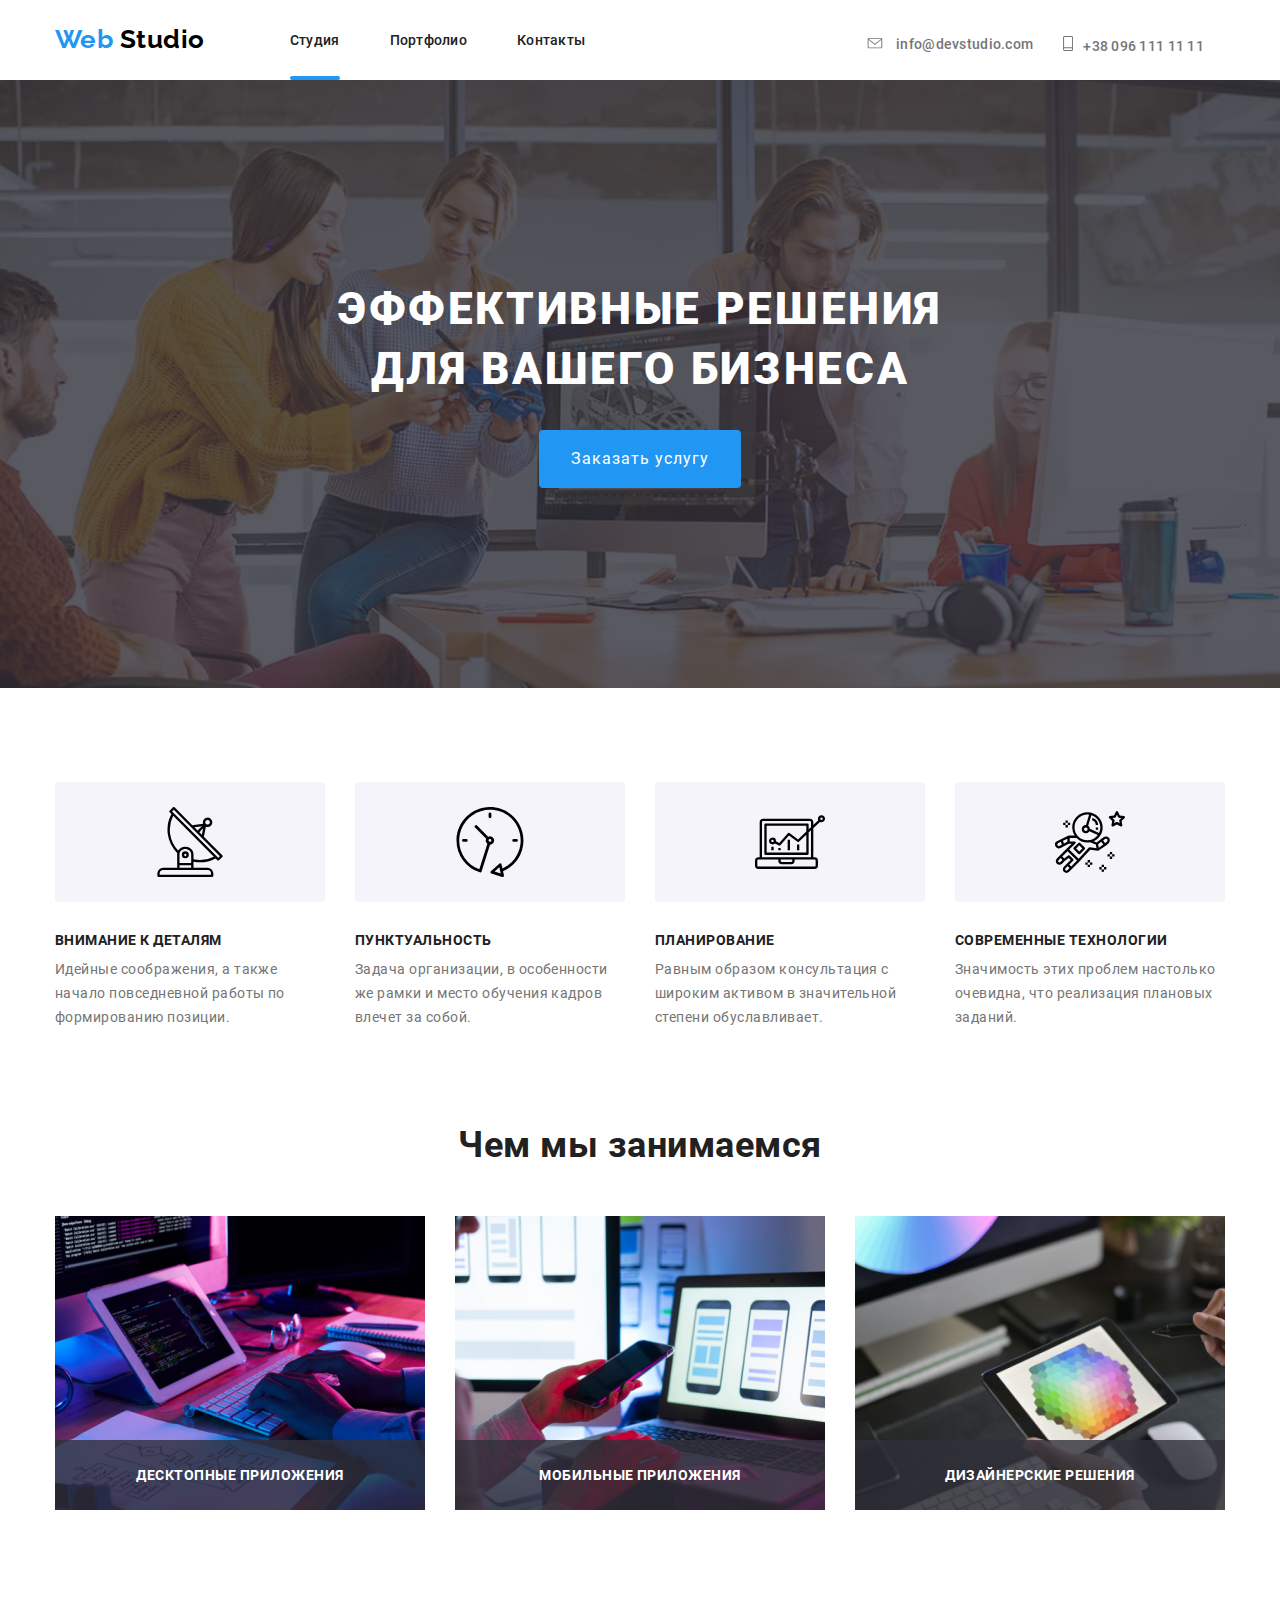
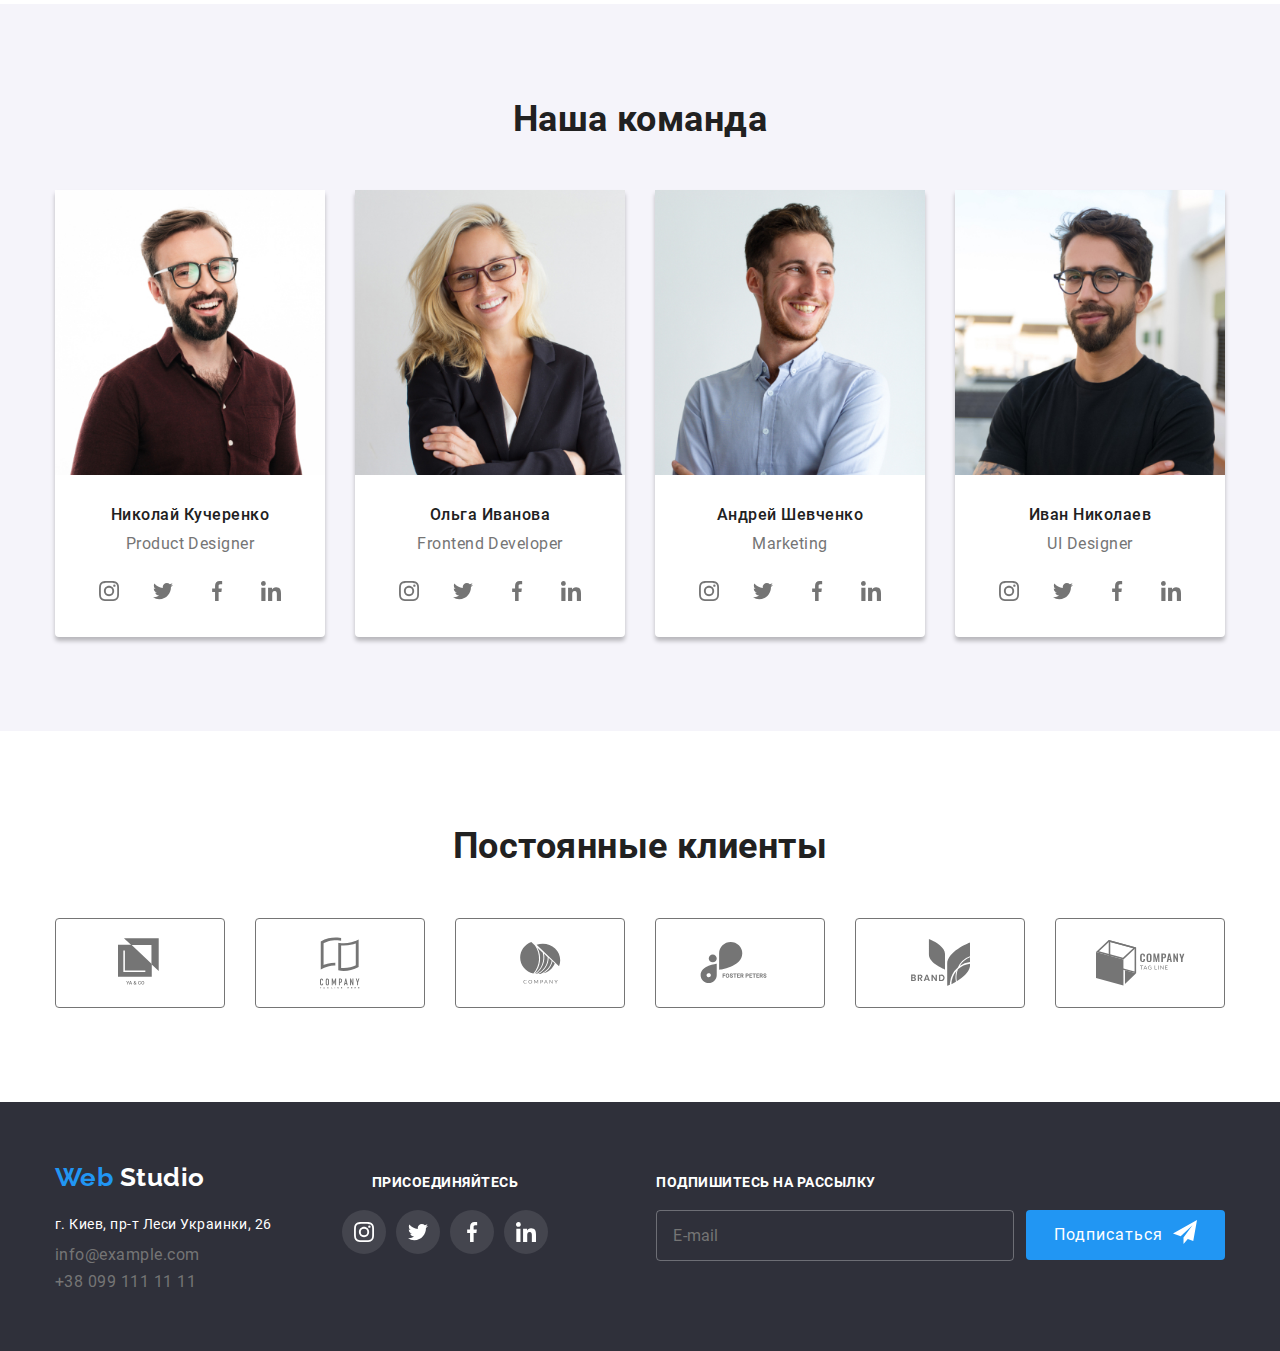
<file: index.html>
<!DOCTYPE html>
<html lang="ru">
  <head>
    <meta charset="UTF-8" />
    <meta name="viewport" content="width=device-width, initial-scale=1.0" />
    <title>Студия</title>
    <meta name="description" content="Эффективные решения для вашего бизнеса">
    <link rel="stylesheet" href="css/main.min.css" />
  </head>
  <body>
    <!-- Header -->
    <header>
      <div class="container">
        <nav class="nav-bar">
          <!-- logo -->
          <a href="./index.html" class="logo"><span>Web</span> Studio</a>
          <!-- Menu button -->
          <button type="button" class="menu-button" aria-label="Кнопка меню" data-menu-button>
            <svg height="24" width="24">
            <use href="images/symbol-defs-optimized.svg#close" class="icon-close"></use>
            <use href="images/symbol-defs-optimized.svg#burger" class="icon-burger"></use>
          </svg></button>
          <!-- Site navigation -->
          <div class="site-navigation" data-menu>
            <ul class="site-nav mobile-navigation">
              <li>
                <a class="current" href="./index.html">Студия</a>
              </li>
              <li><a href="./portfolio.html">Портфолио</a></li>
              <li><a href="#!">Контакты</a></li>
            </ul>
            <div class="contacts">
              <a href="mailto:info@example.com" class="header-mail-tel mail">
                <svg class="icon" width="16" height="11">
                  <use href="images/symbol-defs-optimized.svg#icon-letter"></use>
                </svg>
                info@devstudio.com</a>
              <a href="tel:+380961111111" class="header-mail-tel tel">
                <svg class="icon" width="10" height="15">
                  <use href="images/symbol-defs-optimized.svg#icon-tel"></use>
                </svg>+38 096 111 11 11</a>
            </div>
          </div>
        </nav> 
      </div>
    </header>
    <!-- Main -->
    <main>
      <!-- Hero -->
      <section class="hero">
        <div class="container">
          <h1>
            Эффективные решения <br />
            для вашего бизнеса
          </h1>
          <a data-modal-open href="#!">Заказать услугу</a>
        </div>
      </section>
      <!-- Our advantages -->
      <section class="advantages">
        <div class="container">
          <h2>Наши преимущества</h2>
          <ul class="items">
            <li class="item">
              <div class="background-item">
                <svg width="70" height="70">
                  <title>Антенна</title>
                  <use
                    href="images/symbol-defs-optimized.svg#icon-antenna"
                  ></use>
                </svg>
              </div>
              <h3>Внимание к деталям</h3>
              <p>
                Идейные соображения, а также начало повседневной работы по
                формированию позиции.
              </p>
            </li>
            <li class="item">
              <div class="background-item">
                <svg width="70" height="70">
                  <title>Часы</title>
                  <use href="images/symbol-defs-optimized.svg#icon-clock"></use>
                </svg>
              </div>
              <h3>Пунктуальность</h3>
              <p>
                Задача организации, в особенности же рамки и место обучения
                кадров влечет за собой.
              </p>
            </li>
            <li class="item">
              <div class="background-item">
                <svg width="70" height="70">
                  <title>Диаграмма</title>
                  <use
                    href="images/symbol-defs-optimized.svg#icon-diagram"
                  ></use>
                </svg>
              </div>
              <h3>Планирование</h3>
              <p>
                Равным образом консультация с широким активом в значительной
                степени обуславливает.
              </p>
            </li>
            <li class="item">
              <div class="background-item">
                <svg width="70" height="70">
                  <title>Астронавт</title>
                  <use
                    href="images/symbol-defs-optimized.svg#icon-astronaut"
                  ></use>
                </svg>
              </div>
              <h3>Современные технологии</h3>
              <p>
                Значимость этих проблем настолько очевидна, что реализация
                плановых заданий.
              </p>
            </li>
          </ul>
        </div>
      </section>
      <!-- What we can -->
      <section class="we-can">
        <div class="container">
          <h2>Чем мы занимаемся</h2>
          <ul class="items">
            <li class="item">
              <img
              srcset="./images/main/we_can/1_370x294.jpg  370w, ./images/main/we_can/1_370x294x2.jpg  740w"
                src="./images/main/we_can/1_370x294.jpg"
                alt="Десктопные приложения"
                width="370"
                sizes="30vw"
              />
              <div class="background">
                <p class="caption">Десктопные приложения</p>
              </div>
            </li>
            <li class="item">
              <img srcset="./images/main/we_can/2_370x294.jpg  370w, ./images/main/we_can/2_370x294x2.jpg  740w"
                src="./images/main/we_can/2_370x294.jpg" alt="Мобильные приложения" width="370" sizes="30vw" />
              <div class="background">
                <p class="caption">Мобильные приложения</p>
              </div>
            </li>
            <li class="item">
              <img srcset="./images/main/we_can/3_370x294.jpg  370w, ./images/main/we_can/3_370x294x2.jpg  740w"
                src="./images/main/we_can/3_370x294.jpg" alt="Дизайнерские решения" width="370" sizes="30vw" />
              <div class="background">
                <p class="caption">Дизайнерские решения</p>
              </div>
            </li>
          </ul>
        </div>
      </section>
      <!-- Our team -->
      <section class="team">
        <div class="container">
          <h2>Наша команда</h2>
          <ul class="items">
            <li class="teammate-card">
              <img srcset="./images/main/team/1_270x260.jpg  270w, ./images/main/team/1_270x260x2.jpg  540w,
              ./images/main/team/1_354x374.jpg 354w, ./images/main/team/1_354x374x2.jpg 708w, 
              ./images/main/team/1_450x460.jpg 450w, ./images/main/team/1_450x460x2.jpg 900w,"
                src="./images/main/we_can/1_370x294.jpg" alt="Николай Кучеренко" width="270" sizes="(min-width:1200px) 25vw, (min-width:768px) 50vw, 100vw" />
              <h3>Николай Кучеренко</h3>
              <p>Product Designer</p>
              <ul class="social-networks">
                <li class="item">
                  <a href="#!">
                    <svg width="20" height="20">
                      <title>Instagram</title>
                      <use
                        href="images/symbol-defs-optimized.svg#icon-instagram"
                      ></use>
                    </svg>
                  </a>
                </li>
                <li class="item">
                  <a href="#!"
                    ><svg width="20" height="20">
                      <title>Twitter</title>
                      <use
                        href="images/symbol-defs-optimized.svg#icon-twitter"
                      ></use></svg
                  ></a>
                </li>
                <li class="item">
                  <a href="#!"
                    ><svg width="20" height="20">
                      <title>Facebook</title>
                      <use
                        href="images/symbol-defs-optimized.svg#icon-facebook"
                      ></use></svg
                  ></a>
                </li>
                <li class="item">
                  <a href="#!">
                    <svg width="20" height="20">
                      <title>Linkedin</title>
                      <use
                        href="images/symbol-defs-optimized.svg#icon-linkedin"
                      ></use>
                    </svg>
                  </a>
                </li>
              </ul>
            </li>
            <li class="teammate-card">
              <img srcset="./images/main/team/2_270x260.jpg  270w, ./images/main/team/2_270x260x2.jpg  540w,
                            ./images/main/team/2_354x374.jpg 354w, ./images/main/team/2_354x374x2.jpg 708w, 
                            ./images/main/team/2_450x460.jpg 450w, ./images/main/team/2_450x460x2.jpg 900w,"
                src="./images/main/we_can/2_370x294.jpg" alt="Ольга Иванова" width="270"
                sizes="(min-width:1200px) 25vw, (min-width:768px) 50vw, 100vw" />
              <h3>Ольга Иванова</h3>
              <p>Frontend Developer</p>
              <ul class="social-networks">
                <li class="item">
                  <a href="#!">
                    <svg width="20" height="20">
                      <title>Instagram</title>
                      <use
                        href="images/symbol-defs-optimized.svg#icon-instagram"
                      ></use>
                    </svg>
                  </a>
                </li>
                <li class="item">
                  <a href="#!"
                    ><svg width="20" height="20">
                      <title>Twitter</title>
                      <use
                        href="images/symbol-defs-optimized.svg#icon-twitter"
                      ></use></svg
                  ></a>
                </li>
                <li class="item">
                  <a href="#!"
                    ><svg width="20" height="20">
                      <title>Facebook</title>
                      <use
                        href="images/symbol-defs-optimized.svg#icon-facebook"
                      ></use></svg
                  ></a>
                </li>
                <li class="item">
                  <a href="#!">
                    <svg width="20" height="20">
                      <title>Linkedin</title>
                      <use
                        href="images/symbol-defs-optimized.svg#icon-linkedin"
                      ></use>
                    </svg>
                  </a>
                </li>
              </ul>
            </li>
            <li class="teammate-card">
              <img srcset="./images/main/team/3_270x260.jpg  270w, ./images/main/team/3_270x260x2.jpg  540w,
                                          ./images/main/team/3_354x374.jpg 354w, ./images/main/team/3_354x374x2.jpg 708w, 
                                          ./images/main/team/3_450x460.jpg 450w, ./images/main/team/3_450x460x2.jpg 900w,"
                src="./images/main/we_can/3_370x294.jpg" alt="Андрей Шевченко" width="270"
                sizes="(min-width:1200px) 25vw, (min-width:768px) 50vw, 100vw" />
              <h3>Андрей Шевченко</h3>
              <p>Marketing</p>
              <ul class="social-networks">
                <li class="item">
                  <a href="#!">
                    <svg width="20" height="20">
                      <title>Instagram</title>
                      <use
                        href="images/symbol-defs-optimized.svg#icon-instagram"
                      ></use>
                    </svg>
                  </a>
                </li>
                <li class="item">
                  <a href="#!"
                    ><svg width="20" height="20">
                      <title>Twitter</title>
                      <use
                        href="images/symbol-defs-optimized.svg#icon-twitter"
                      ></use></svg
                  ></a>
                </li>
                <li class="item">
                  <a href="#!"
                    ><svg width="20" height="20">
                      <title>Facebook</title>
                      <use
                        href="images/symbol-defs-optimized.svg#icon-facebook"
                      ></use></svg
                  ></a>
                </li>
                <li class="item">
                  <a href="#!">
                    <svg width="20" height="20">
                      <title>Linkedin</title>
                      <use
                        href="images/symbol-defs-optimized.svg#icon-linkedin"
                      ></use>
                    </svg>
                  </a>
                </li>
              </ul>
            </li>
            <li class="teammate-card">
              <img
                srcset="./images/main/team/4_270x260.jpg  270w, ./images/main/team/4_270x260x2.jpg  540w,
                   ./images/main/team/4_354x374.jpg 354w, ./images/main/team/4_354x374x2.jpg 708w, 
                  ./images/main/team/4_450x460.jpg 450w, ./images/main/team/4_450x460x2.jpg 900w,"
                src="./images/main/we_can/4_370x294.jpg" alt="Иван Николаев" width="270"
                sizes="(min-width:1200px) 25vw, (min-width:768px) 50vw, 100vw" />
              <h3>Иван Николаев</h3>
              <p>UI Designer</p>
              <ul class="social-networks">
                <li class="item">
                  <a href="#!">
                    <svg width="20" height="20">
                      <title>Instagram</title>
                      <use
                        href="images/symbol-defs-optimized.svg#icon-instagram"
                      ></use>
                    </svg>
                  </a>
                </li>
                <li class="item">
                  <a href="#!"
                    ><svg width="20" height="20">
                      <title>Twitter</title>
                      <use
                        href="images/symbol-defs-optimized.svg#icon-twitter"
                      ></use></svg
                  ></a>
                </li>
                <li class="item">
                  <a href="#!"
                    ><svg width="20" height="20">
                      <title>Facebook</title>
                      <use
                        href="images/symbol-defs-optimized.svg#icon-facebook"
                      ></use></svg
                  ></a>
                </li>
                <li class="item">
                  <a href="#!">
                    <svg width="20" height="20">
                      <title>Linkedin</title>
                      <use
                        href="images/symbol-defs-optimized.svg#icon-linkedin"
                      ></use>
                    </svg>
                  </a>
                </li>
              </ul>
            </li>
          </ul>
        </div>
      </section>
      <!-- Our clients -->
      <section class="clients">
        <div class="container">
          <h2>Постоянные клиенты</h2>
          <ul class="items">
            <li class="item">
              <a href="#!">
                <svg width="45" height="50">
                  <title>Company Tagline here</title>
                  <use href="images/symbol-defs-optimized.svg#icon-logo1"></use>
                </svg>
              </a>
            </li>
            <li class="item">
              <a href="#!">
                <svg width="40" height="52">
                  <title>YA & CO</title>
                  <use href="images/symbol-defs-optimized.svg#icon-logo2"></use>
                </svg>
              </a>
            </li>
            <li class="item">
              <a href="#!">
                <svg width="41" height="42">
                  <title>Company</title>
                  <use href="images/symbol-defs-optimized.svg#icon-logo3"></use>
                </svg>
              </a>
            </li>
            <li class="item">
              <a href="#!">
                <svg width="80" height="42">
                  <title>Foster Peters</title>
                  <use href="images/symbol-defs-optimized.svg#icon-logo4"></use>
                </svg>
              </a>
            </li>
            <li class="item">
              <a href="#!">
                <svg width="59" height="47">
                  <title>Brand</title>
                  <use href="images/symbol-defs-optimized.svg#icon-logo5"></use>
                </svg>
              </a>
            </li>
            <li class="item">
              <a href="#!">
                <svg width="89" height="46">
                  <title>Company Tagline</title>
                  <use href="images/symbol-defs-optimized.svg#icon-logo6"></use>
                </svg>
              </a>
            </li>
          </ul>
        </div>
      </section>
    </main>
    <!-- Footer -->
    <footer>
      <div class="footer container">
        <div class="contacts">
          <a href="./index.html" class="logo"><span>Web</span> Studio</a>
          <address>г. Киев, пр-т Леси Украинки, 26</address>
          <a href="mailto:info@example.com" class="mail-tel"
            >info@example.com</a
          >
          <a href="tel:+380961111111" class="mail-tel">+38 099 111 11 11</a>
        </div>
        <div class="social-networks">
          <p>Присоединяйтесь</p>
          <ul class="items">
            <li class="item">
              <a href="#!">
                <svg width="20" height="20">
                  <title>Inst</title>
                  <use
                    href="images/symbol-defs-optimized.svg#icon-instagram"
                  ></use></svg
              ></a>
            </li>
            <li class="item">
              <a href="#!">
                <svg width="20" height="20">
                  <title>Twitter</title>
                  <use
                    href="images/symbol-defs-optimized.svg#icon-twitter"
                  ></use></svg
              ></a>
            </li>
            <li class="item">
              <a href="#!">
                <svg width="20" height="20">
                  <title>Facebook</title>
                  <use
                    href="images/symbol-defs-optimized.svg#icon-facebook"
                  ></use></svg
              ></a>
            </li>
            <li class="item">
              <a href="#!">
                <svg width="20" height="20">
                  <title>LinkedIn</title>
                  <use
                    href="images/symbol-defs-optimized.svg#icon-linkedin"
                  ></use></svg
              ></a>
            </li>
          </ul>
        </div>
        <div class="subscribe">
          <p>Подпишитесь на рассылку</p>
          <form class="subscribe-form" action="#!">
            <input type="email" name="email" / placeholder="E-mail">
            <button type="button" name="subscribe" aria-label="Подписаться">
              Подписаться
              <svg class="subscribe-svg" width="20" height="20">
                <title>Paper plane</title>
                <use href="images/symbol-defs-optimized.svg#paper-plane"></use>
              </svg>
            </button>
          </form>
        </div>
      </div>
    </footer>
    <div data-modal class="backdrop is-hidden">
      <div class="modal">
        <button data-modal-close type="button" class="close-button" aria-label="Закрыть">
          <svg class="close-svg" width="11" height="11">
            <title>Close</title>
            <use href="images/symbol-defs-optimized.svg#close"></use>
          </svg>
        </button>
        <form class="recall-form">
          <p class="modal-label">Оставьте свои данные, мы вам перезвоним</p>
          <label class="name">
            Имя
            <input type="text" name="name" />
            <svg width="18" height="18">
              <title>Name</title>
              <use href="images/symbol-defs-optimized.svg#form-name"></use>
            </svg>
          </label>
          <label class="tel">
            Телефон
            <input type="tel" name="tel" />
            <svg width="18" height="18">
              <title>Phone</title>
              <use href="images/symbol-defs-optimized.svg#form-phone"></use>
            </svg>
          </label>
          <label class="mail">
            Почта
            <input type="email" name="mail" />
            <svg width="18" height="18">
              <title>Email</title>
              <use href="images/symbol-defs-optimized.svg#form-email"></use>
            </svg>
          </label>
          <label class="comment" for="recall-form-comment">
            Комментарий
            <textarea cols="30" rows="10" id="recall-form-comment" placeholder="Введите текст"></textarea>
          </label>
          <label class="agreements" name="agreements">
            <input class="check-input" type="checkbox">
            <span class="checkbox">
              <svg class="checkbox-svg" height="11" width="11">
                <use href="images/symbol-defs-optimized.svg#form-agree"></use>
              </svg>
            </span>
            <span>Соглашаюсь с рассылкой и принимаю <a href="#!">Условия договора</a></span>
          </label>
          <button type="button" class="send-button" aria-label="Отправить">Отправить</button>
          </div>
        </form>
      </div>
    </div>
    <script src="./js/modal.js"></script>
    <script src="./js/menu.js"></script>
  </body>
</html>
</file>
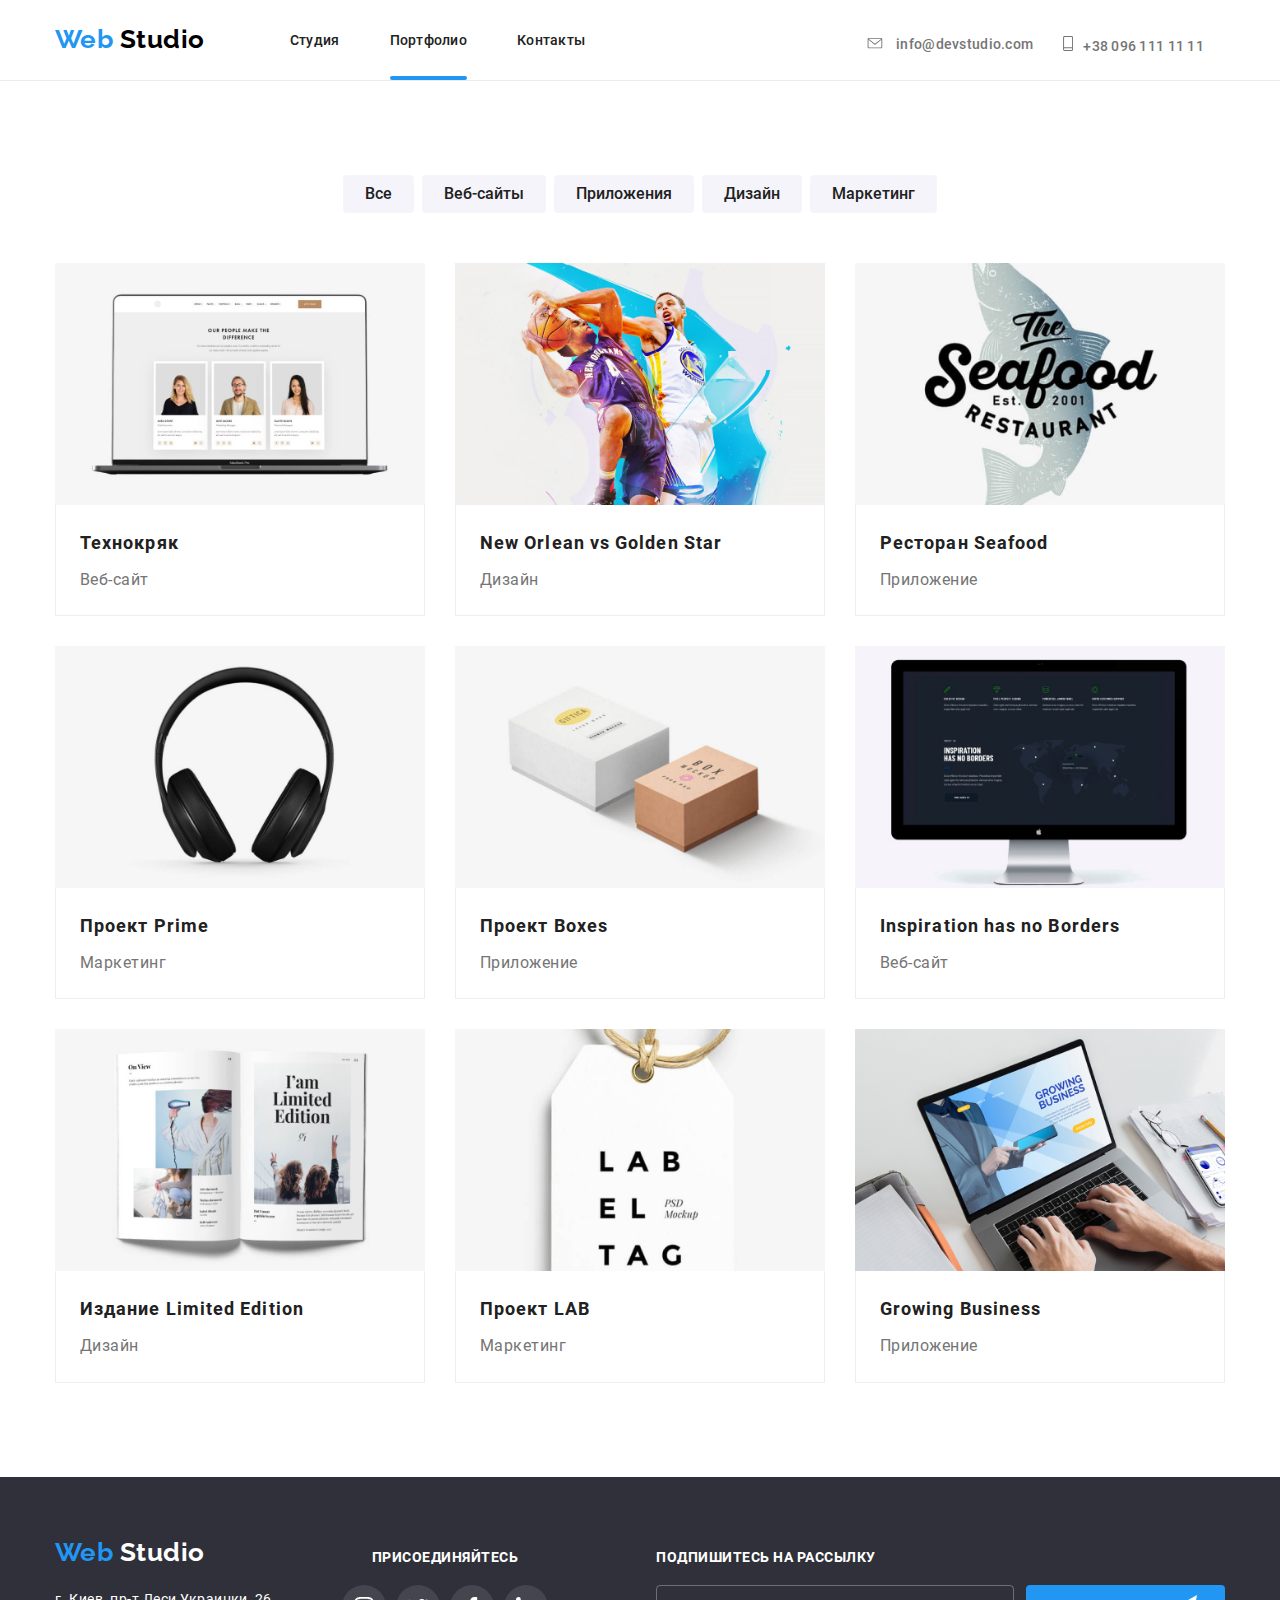
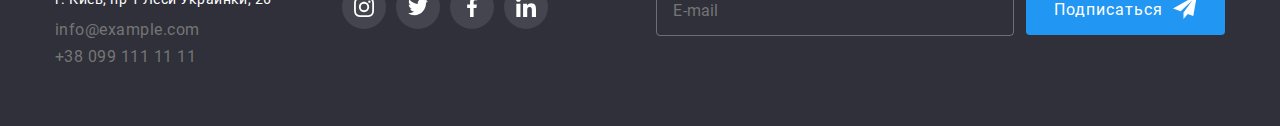
<file: portfolio.html>
<!DOCTYPE html>
<html lang="ru">
  <head>
    <meta charset="UTF-8" />
    <meta name="viewport" content="width=device-width, initial-scale=1.0" />
    <title>Портфолио</title>
    <link rel="stylesheet" href="css/portfolio.min.css" />
  </head>
  <body>
    <!-- Header -->
    <header class="border-bottom">
      <div class="container">
        <nav class="nav-bar">
          <!-- logo -->
          <a href="./index.html" class="logo"><span>Web</span> Studio</a>
          <!-- Menu button -->
          <button
            type="button"
            class="menu-button"
            aria-label="Кнопка меню"
            data-menu-button
          >
            <svg height="24" width="24">
              <use
                href="images/symbol-defs-optimized.svg#close"
                class="icon-close"
              ></use>
              <use
                href="images/symbol-defs-optimized.svg#burger"
                class="icon-burger"
              ></use>
            </svg>
          </button>
          <!-- Site navigation -->
          <div class="site-navigation" data-menu>
            <ul class="site-nav mobile-navigation">
              <li>
                <a href="./index.html">Студия</a>
              </li>
              <li><a class="current" href="./portfolio.html">Портфолио</a></li>
              <li><a href="#!">Контакты</a></li>
            </ul>
            <div class="contacts">
              <a href="mailto:info@example.com" class="header-mail-tel mail">
                <svg class="icon" width="16" height="11">
                  <use
                    href="images/symbol-defs-optimized.svg#icon-letter"
                  ></use>
                </svg>
                info@devstudio.com</a
              >
              <a href="tel:+380961111111" class="header-mail-tel tel">
                <svg class="icon" width="10" height="15">
                  <use
                    href="images/symbol-defs-optimized.svg#icon-tel"
                  ></use></svg
                >+38 096 111 11 11</a
              >
            </div>
          </div>
        </nav>
      </div>
    </header>
    <!-- Main -->
    <main>
      <!-- Portfolio -->
      <section class="portfolio">
        <div class="container">
          <h1>Наши работы</h1>
          <!-- Filter -->
          <ul class="portfolio-filter">
            <li>
              <button type="button" class="portfolio-filter-button">Все</button>
            </li>
            <li>
              <button type="button" class="portfolio-filter-button">
                Веб-сайты
              </button>
            </li>
            <li>
              <button type="button" class="portfolio-filter-button">
                Приложения
              </button>
            </li>
            <li>
              <button type="button" class="portfolio-filter-button">
                Дизайн
              </button>
            </li>
            <li>
              <button type="button" class="portfolio-filter-button">
                Маркетинг
              </button>
            </li>
          </ul>
          <!-- Works -->
          <ul class="works">
            <li class="item">
              <div class="item-description-scene">
                <div class="item-description">
                  <p>
                    Технокряк это современная площадка распространения
                    коронавируса. Компании используют эту платформу для
                    цифрового шпионажа и атак на защищённые сервера конкурентов.
                    Lorem ipsum, dolor sit amet consectetur adipisicing elit.
                    Sequi in deserunt iste, laboriosam quisquam officia tempora
                    ex voluptas re
                  </p>
                </div>
              </div>
              <img
                srcset="
                  ./images/portfolio/1_354x320.jpg   354w,
                  ./images/portfolio/1_354x320x2.jpg 708w,
                  ./images/portfolio/1_370x294.jpg   370w,
                  ./images/portfolio/1_370x294x2.jpg 740w,
                  ./images/portfolio/1_450x294.jpg   450w,
                  ./images/portfolio/1_450x294x2.jpg 900w
                "
                src="./images/portfolio/1_354x320.jpg"
                alt="Веб-сайт Технокряк"
                width="370"
                sizes="(min-width:1200px) 33vw, (min-width:768px) 50vw, 100vw"
              />
              <div class="item-title">
                <h2>Технокряк</h2>
                <p class="project-type">Веб-сайт</p>
              </div>
            </li>
            <li class="item">
              <div class="item-description-scene">
                <div class="item-description">
                  <p>
                    Технокряк это современная площадка распространения
                    коронавируса. Компании используют эту платформу для
                    цифрового шпионажа и атак на защищённые сервера конкурентов.
                    Lorem ipsum, dolor sit amet consectetur adipisicing elit.
                    Sequi in deserunt iste, laboriosam quisquam officia tempora
                    ex voluptas re
                  </p>
                </div>
              </div>
              <img
                srcset="
                  ./images/portfolio/2_354x320.jpg   354w,
                  ./images/portfolio/2_354x320x2.jpg 708w,
                  ./images/portfolio/2_370x294.jpg   370w,
                  ./images/portfolio/2_370x294x2.jpg 740w,
                  ./images/portfolio/2_450x294.jpg   450w,
                  ./images/portfolio/2_450x294x2.jpg 900w
                "
                src="./images/portfolio/2_354x320.jpg"
                alt="Постер New Orlean против Golden Star"
                width="370"
                sizes="(min-width:1200px) 33vw, (min-width:768px) 50vw, 100vw"
              />
              <div class="item-title">
                <h2>New Orlean vs Golden Star</h2>
                <p class="project-type">Дизайн</p>
              </div>
            </li>
            <li class="item">
              <div class="item-description-scene">
                <div class="item-description">
                  <p>
                    Технокряк это современная площадка распространения
                    коронавируса. Компании используют эту платформу для
                    цифрового шпионажа и атак на защищённые сервера конкурентов.
                    Lorem ipsum, dolor sit amet consectetur adipisicing elit.
                    Sequi in deserunt iste, laboriosam quisquam officia tempora
                    ex voluptas re
                  </p>
                </div>
              </div>
              <img
                srcset="
                  ./images/portfolio/3_354x320.jpg   354w,
                  ./images/portfolio/3_354x320x2.jpg 708w,
                  ./images/portfolio/3_370x294.jpg   370w,
                  ./images/portfolio/3_370x294x2.jpg 740w,
                  ./images/portfolio/3_450x294.jpg   450w,
                  ./images/portfolio/3_450x294x2.jpg 900w
                "
                src="./images/portfolio/3_354x320.jpg"
                alt="Приложение ресторана Seafood"
                width="370"
                sizes="(min-width:1200px) 33vw, (min-width:768px) 50vw, 100vw"
              />
              <div class="item-title">
                <h2>Ресторан Seafood</h2>
                <p class="project-type">Приложение</p>
              </div>
            </li>
            <li class="item">
              <div class="item-description-scene">
                <div class="item-description">
                  <p>
                    Технокряк это современная площадка распространения
                    коронавируса. Компании используют эту платформу для
                    цифрового шпионажа и атак на защищённые сервера конкурентов.
                    Lorem ipsum, dolor sit amet consectetur adipisicing elit.
                    Sequi in deserunt iste, laboriosam quisquam officia tempora
                    ex voluptas re
                  </p>
                </div>
              </div>
              <img
                srcset="
                  ./images/portfolio/4_354x320.jpg   354w,
                  ./images/portfolio/4_354x320x2.jpg 708w,
                  ./images/portfolio/4_370x294.jpg   370w,
                  ./images/portfolio/4_370x294x2.jpg 740w,
                  ./images/portfolio/4_450x294.jpg   450w,
                  ./images/portfolio/4_450x294x2.jpg 900w
                "
                src="./images/portfolio/4_354x320.jpg"
                alt="Наушники"
                width="370"
                sizes="(min-width:1200px) 33vw, (min-width:768px) 50vw, 100vw"
              />
              <div class="item-title">
                <h2>Проект Prime</h2>
                <p class="project-type">Маркетинг</p>
              </div>
            </li>
            <li class="item">
              <div class="item-description-scene">
                <div class="item-description">
                  <p>
                    LТехнокряк это современная площадка распространения
                    коронавируса. Компании используют эту платформу для
                    цифрового шпионажа и атак на защищённые сервера конкурентов.
                    Lorem ipsum, dolor sit amet consectetur adipisicing elit.
                    Sequi in deserunt iste, laboriosam quisquam officia tempora
                    ex voluptas re
                  </p>
                </div>
              </div>
              <img
                srcset="
                  ./images/portfolio/5_354x320.jpg   354w,
                  ./images/portfolio/5_354x320x2.jpg 708w,
                  ./images/portfolio/5_370x294.jpg   370w,
                  ./images/portfolio/5_370x294x2.jpg 740w,
                  ./images/portfolio/5_450x294.jpg   450w,
                  ./images/portfolio/5_450x294x2.jpg 900w
                "
                src="./images/portfolio/5_354x320.jpg"
                alt="Коробки"
                width="370"
                sizes="(min-width:1200px) 33vw, (min-width:768px) 50vw, 100vw"
              />
              <div class="item-title">
                <h2>Проект Boxes</h2>
                <p class="project-type">Приложение</p>
              </div>
            </li>
            <li class="item">
              <div class="item-description-scene">
                <div class="item-description">
                  <p>
                    Технокряк это современная площадка распространения
                    коронавируса. Компании используют эту платформу для
                    цифрового шпионажа и атак на защищённые сервера конкурентов.
                    Lorem ipsum, dolor sit amet consectetur adipisicing elit.
                    Sequi in deserunt iste, laboriosam quisquam officia tempora
                    ex voluptas re
                  </p>
                </div>
              </div>
              <img
                srcset="
                  ./images/portfolio/6_354x320.jpg   354w,
                  ./images/portfolio/6_354x320x2.jpg 708w,
                  ./images/portfolio/6_370x294.jpg   370w,
                  ./images/portfolio/6_370x294x2.jpg 740w,
                  ./images/portfolio/6_450x294.jpg   450w,
                  ./images/portfolio/6_450x294x2.jpg 900w
                "
                src="./images/portfolio/6_354x320.jpg"
                alt="Монитор"
                width="370"
                sizes="(min-width:1200px) 33vw, (min-width:768px) 50vw, 100vw"
              />
              <div class="item-title">
                <h2>Inspiration has no Borders</h2>
                <p class="project-type">Веб-сайт</p>
              </div>
            </li>
            <li class="item">
              <div class="item-description-scene">
                <div class="item-description">
                  <p>
                    LТехнокряк это современная площадка распространения
                    коронавируса. Компании используют эту платформу для
                    цифрового шпионажа и атак на защищённые сервера конкурентов.
                    Lorem ipsum, dolor sit amet consectetur adipisicing elit.
                    Sequi in deserunt iste, laboriosam quisquam officia tempora
                    ex voluptas re
                  </p>
                </div>
              </div>
              <img
                srcset="
                  ./images/portfolio/7_354x320.jpg   354w,
                  ./images/portfolio/7_354x320x2.jpg 708w,
                  ./images/portfolio/7_370x294.jpg   370w,
                  ./images/portfolio/7_370x294x2.jpg 740w,
                  ./images/portfolio/7_450x294.jpg   450w,
                  ./images/portfolio/7_450x294x2.jpg 900w
                "
                src="./images/portfolio/7_354x320.jpg"
                alt="Журнал"
                width="370"
                sizes="(min-width:1200px) 33vw, (min-width:768px) 50vw, 100vw"
              />
              <div class="item-title">
                <h2>Издание Limited Edition</h2>
                <p class="project-type">Дизайн</p>
              </div>
            </li>
            <li class="item">
              <div class="item-description-scene">
                <div class="item-description">
                  <p>
                    LТехнокряк это современная площадка распространения
                    коронавируса. Компании используют эту платформу для
                    цифрового шпионажа и атак на защищённые сервера конкурентов.
                    Lorem ipsum, dolor sit amet consectetur adipisicing elit.
                    Sequi in deserunt iste, laboriosam quisquam officia tempora
                    ex voluptas re
                  </p>
                </div>
              </div>
              <img
                srcset="
                  ./images/portfolio/8_354x320.jpg   354w,
                  ./images/portfolio/8_354x320x2.jpg 708w,
                  ./images/portfolio/8_370x294.jpg   370w,
                  ./images/portfolio/8_370x294x2.jpg 740w,
                  ./images/portfolio/8_450x294.jpg   450w,
                  ./images/portfolio/8_450x294x2.jpg 900w
                "
                src="./images/portfolio/8_354x320.jpg"
                alt="Бирка"
                width="370"
                sizes="(min-width:1200px) 33vw, (min-width:768px) 50vw, 100vw"
              />
              <div class="item-title">
                <h2>Проект LAB</h2>
                <p class="project-type">Маркетинг</p>
              </div>
            </li>
            <li class="item">
              <div class="item-description-scene">
                <div class="item-description">
                  <p>
                    vТехнокряк это современная площадка распространения
                    коронавируса. Компании используют эту платформу для
                    цифрового шпионажа и атак на защищённые сервера конкурентов.
                    Lorem ipsum, dolor sit amet consectetur adipisicing elit.
                    Sequi in deserunt iste, laboriosam quisquam officia tempora
                    ex voluptas re
                  </p>
                </div>
              </div>
              <img
                srcset="
                  ./images/portfolio/9_354x320.jpg   354w,
                  ./images/portfolio/9_354x320x2.jpg 708w,
                  ./images/portfolio/9_370x294.jpg   370w,
                  ./images/portfolio/9_370x294x2.jpg 740w,
                  ./images/portfolio/9_450x294.jpg   450w,
                  ./images/portfolio/9_450x294x2.jpg 900w
                "
                src="./images/portfolio/9_354x320.jpg"
                alt="Ноутбук"
                width="370"
                sizes="(min-width:1200px) 33vw, (min-width:768px) 50vw, 100vw"
              />
              <div class="item-title">
                <h2>Growing Business</h2>
                <p class="project-type">Приложение</p>
              </div>
            </li>
          </ul>
        </div>
      </section>
    </main>
    <!-- Footer -->
    <footer>
      <div class="footer container">
        <div class="contacts">
          <a href="./index.html" class="logo"><span>Web</span> Studio</a>
          <address>г. Киев, пр-т Леси Украинки, 26</address>
          <a href="mailto:info@example.com" class="mail-tel"
            >info@example.com</a
          >
          <a href="tel:+380961111111" class="mail-tel">+38 099 111 11 11</a>
        </div>
        <div class="social-networks">
          <p>Присоединяйтесь</p>
          <ul class="items">
            <li class="item">
              <a href="#!">
                <svg width="20" height="20">
                  <title>Inst</title>
                  <use
                    href="images/symbol-defs-optimized.svg#icon-instagram"
                  ></use></svg
              ></a>
            </li>
            <li class="item">
              <a href="#!">
                <svg width="20" height="20">
                  <title>Twitter</title>
                  <use
                    href="images/symbol-defs-optimized.svg#icon-twitter"
                  ></use></svg
              ></a>
            </li>
            <li class="item">
              <a href="#!">
                <svg width="20" height="20">
                  <title>Facebook</title>
                  <use
                    href="images/symbol-defs-optimized.svg#icon-facebook"
                  ></use></svg
              ></a>
            </li>
            <li class="item">
              <a href="#!">
                <svg width="20" height="20">
                  <title>LinkedIn</title>
                  <use
                    href="images/symbol-defs-optimized.svg#icon-linkedin"
                  ></use></svg
              ></a>
            </li>
          </ul>
        </div>
        <div class="subscribe">
          <p>Подпишитесь на рассылку</p>
          <form class="subscribe-form" action="#!">
            <input type="email" name="email" / placeholder="E-mail">
            <button type="button" name="subscribe">
              Подписаться
              <svg class="subscribe-svg" width="20" height="20">
                <title>Paper plane</title>
                <use href="images/symbol-defs-optimized.svg#paper-plane"></use>
              </svg>
            </button>
          </form>
        </div>
      </div>
    </footer>
    <script src="./js/modal.js"></script>
    <script src="./js/menu.js"></script>
  </body>
</html>
</file>
<file: css/main.min.css>
@font-face{font-family:'roboto';src:url("../fonts/Roboto/400.ttf");font-weight:400;font-style:normal}@font-face{font-family:'roboto';src:url("../fonts/Roboto/500.ttf");font-weight:500;font-style:normal}@font-face{font-family:'roboto';src:url("../fonts/Roboto/700.ttf");font-weight:700;font-style:normal}@font-face{font-family:'roboto';src:url("../fonts/Roboto/900.ttf");font-weight:900;font-style:normal}@font-face{font-family:'Raleway';src:url("../fonts/Raleway/700.ttf");font-weight:700;font-style:normal}/*! normalize.css v8.0.1 | MIT License | github.com/necolas/normalize.css */html{line-height:1.15;-webkit-text-size-adjust:100%}body{margin:0}main{display:block}h1{font-size:2em;margin:0.67em 0}hr{box-sizing:content-box;height:0;overflow:visible}pre{font-family:monospace, monospace;font-size:1em}a{background-color:transparent}abbr[title]{border-bottom:none;text-decoration:underline;text-decoration:underline dotted}b,strong{font-weight:bolder}code,kbd,samp{font-family:monospace, monospace;font-size:1em}small{font-size:80%}sub,sup{font-size:75%;line-height:0;position:relative;vertical-align:baseline}sub{bottom:-0.25em}sup{top:-0.5em}img{border-style:none}button,input,optgroup,select,textarea{font-family:inherit;font-size:100%;line-height:1.15;margin:0}button,input{overflow:visible}button,select{text-transform:none}button,[type="button"],[type="reset"],[type="submit"]{-webkit-appearance:button}button::-moz-focus-inner,[type="button"]::-moz-focus-inner,[type="reset"]::-moz-focus-inner,[type="submit"]::-moz-focus-inner{border-style:none;padding:0}button:-moz-focusring,[type="button"]:-moz-focusring,[type="reset"]:-moz-focusring,[type="submit"]:-moz-focusring{outline:1px dotted ButtonText}fieldset{padding:0.35em 0.75em 0.625em}legend{box-sizing:border-box;color:inherit;display:table;max-width:100%;padding:0;white-space:normal}progress{vertical-align:baseline}textarea{overflow:auto}[type="checkbox"],[type="radio"]{box-sizing:border-box;padding:0}[type="number"]::-webkit-inner-spin-button,[type="number"]::-webkit-outer-spin-button{height:auto}[type="search"]{-webkit-appearance:textfield;outline-offset:-2px}[type="search"]::-webkit-search-decoration{-webkit-appearance:none}::-webkit-file-upload-button{-webkit-appearance:button;font:inherit}details{display:block}summary{display:list-item}template{display:none}[hidden]{display:none}html{box-sizing:border-box}*,*::before,*::after{box-sizing:inherit;outline-color:#2196f3}body{color:#757575;background-color:#ffffff;font-family:roboto, sans-serif;font-style:normal;letter-spacing:0.03em;margin:0}h1,h2,h3,h4,h5,h6{color:#212121;margin:0}h2{font-style:normal;font-weight:700;font-size:36px;line-height:1.17;text-align:center}p{margin:0}a{color:inherit;text-decoration:none}input[type='text'],input[type='tel'],input[type='email'],textarea{display:block;padding:12px 16px;border:1px solid rgba(33,33,33,0.2);border-radius:4px;background-color:transparent;font-size:12px;line-height:14px;letter-spacing:0.01em;resize:none}ul{margin:0;padding:0;list-style:none}address{font-style:normal;font-weight:400;font-size:14px;line-height:1.71;color:#fff}img{display:block;width:100%}section{padding:60px 0}@media (min-width: 1200px){section{padding:94px 0}}.container{margin:0 auto;padding:0 15px;max-width:1200px}button,a,.backdrop,.modal{transition-duration:250ms;transition-timing-function:cubic-bezier(0.4, 0, 0.2, 1)}.logo{color:#000;font-family:Raleway, sans-serif;font-weight:bold;font-size:24px;line-height:1.2}@media (min-width: 1200px){.logo{font-size:26px}}.logo span{color:#2196f3}header .container{display:flex;align-items:center}header.border-bottom{border-bottom:1px solid #ececec}.nav-bar{position:relative;width:100%}.nav-bar .menu-button{position:absolute;margin-left:auto;right:23px;top:22px;background-color:transparent;border:none}.nav-bar .menu-button :hover,.nav-bar .menu-button :focus{fill:#2196f3;cursor:pointer}.nav-bar .menu-button .icon-close{display:none}.nav-bar .menu-button.is-open .icon-close{display:block}.nav-bar .menu-button.is-open .icon-burger{display:none}@media (min-width: 769px){.nav-bar .menu-button{position:absolute;opacity:0;pointer-events:none}}@media screen and (max-width: 768px){.nav-bar{padding:16px 0}}@media (min-width: 768px){.nav-bar{display:flex;align-items:center}}.site-nav{left:-100%;position:absolute;opacity:0;pointer-events:none;margin-left:85px;display:flex}@media (min-width: 768px){.site-nav{position:static;opacity:1;pointer-events:auto}}.site-nav .current:after{bottom:0;content:'';display:block;position:absolute;height:4px;width:100%;border-radius:2px;background-color:#2196f3}.site-nav>li{margin-left:50px}.site-nav>li:first-child{margin-left:0}.site-nav a{margin:auto;padding:32px 0;display:block;position:relative;color:#212121;font-weight:500;font-size:14px;letter-spacing:0.02em}.site-nav a:hover,.site-nav a:focus{color:#2196f3}header .contacts{position:absolute;opacity:0;pointer-events:none}@media (min-width: 768px){header .contacts{opacity:1;pointer-events:auto;top:15px;right:21px;display:flex;flex-direction:column}}@media (min-width: 1200px){header .contacts{flex-direction:row;top:36px}}.header-mail-tel{font-weight:500;font-size:14px;letter-spacing:0.02em}.header-mail-tel:hover,.header-mail-tel:focus{color:#2196f3}@media (min-width: 1200px){header .tel{margin-left:30px}}header .tel .icon{margin-right:10px;fill:currentColor}header .mail{margin-bottom:10px}header .mail .icon{margin-right:10px;fill:currentColor}@media screen and (max-width: 768px){.mobile-navigation{position:absolute;display:flex;flex-direction:column;margin:0;padding:0;padding-top:60px;left:-15px;top:60px;z-index:1;width:calc(100% + 30px);text-align:center;opacity:1;pointer-events:all;background-color:#fff;border-top:1px solid #ececec}.mobile-navigation li{margin:0}.mobile-navigation li+li{margin-top:40px}.mobile-navigation a{font-size:18px;padding-top:0;padding-bottom:12px}.mobile-navigation .current{width:100px}}@media screen and (max-width: 768px){header .contacts{position:absolute;top:297px;left:-15px;padding:60px 0;z-index:1;pointer-events:all;display:flex;align-items:center;flex-direction:column;width:calc(100% + 30px);opacity:1;background-color:#fff}header .contacts a{margin-bottom:16px;font-size:18px}}@media screen and (max-width: 768px){.site-navigation{display:none}.site-navigation.is-open{display:block}}.hero{margin:0 auto;padding:118px 0;text-align:center;background-image:linear-gradient(rgba(47,48,58,0.8), rgba(47,48,58,0.8)),url("../images/main/hero_bg.jpg");background-position:center;background-repeat:no-repeat;background-size:cover}@media (min-width: 768px){.hero{min-width:768px}}@media (min-width: 1200px){.hero{padding:200px 0;max-width:1600px}}@media screen and (min-device-pixel-ratio: 2), screen and (min-resolution: 192dpi), screen and (min-resolution: 2dppx){.hero{background-image:linear-gradient(rgba(47,48,58,0.8), rgba(47,48,58,0.8)),url("../images/main/hero_bgx2.jpg")}}.hero h1{margin-bottom:30px;color:#fff;font-style:normal;font-weight:900;font-size:26px;line-height:1.36;letter-spacing:0.06em;text-transform:uppercase}@media (min-width: 1200px){.hero h1{font-size:44px}}.hero a{margin:auto;padding:20px 32px;display:inline-block;color:#fff;background-color:#2196f3;letter-spacing:0.06em;border-radius:4px;min-width:200px;min-height:50px}@media (max-width: 450px){.advantages{display:none}}.advantages .items{width:100%}@media (min-width: 768px){.advantages .items{display:flex;justify-content:space-between;flex-wrap:wrap}}@media (min-width: 1200px){.advantages .items{flex-wrap:nowrap}}.advantages .item{margin-left:auto;margin-right:auto}@media (min-width: 768px){.advantages .item{width:calc((100% - 30px) / 2)}.advantages .item:nth-child(2n){margin-left:30px}}@media (min-width: 1200px){.advantages .item+.item{margin-left:30px}}.advantages .background-item{margin-bottom:30px;display:flex;justify-content:center;align-items:center;height:120px;background-color:#f5f4fa;border-radius:4px}.advantages h2{position:absolute;opacity:0;pointer-events:none}.advantages h3{margin-bottom:10px;font-weight:700;font-size:14px;text-transform:uppercase;text-align:center}@media (min-width: 768px){.advantages h3{text-align:start}}.advantages p{font-size:14px;line-height:1.7}.we-can{position:absolute;opacity:0;pointer-events:none;padding-top:0}@media (min-width: 1200px){.we-can{position:static;opacity:1;pointer-events:auto}}.we-can .items{display:flex}.we-can .item{position:relative}.we-can .item:not(:first-child){margin-left:30px}.we-can h2{margin-bottom:50px}.we-can .background{position:absolute;bottom:0;display:flex;justify-content:center;align-items:center;width:100%;height:70px;background-color:rgba(47,48,58,0.8)}.we-can .caption{font-weight:700;font-size:14px;text-transform:uppercase;color:#fff}.team{background-color:#f5f4fa}.team h2{font-size:28px;margin-bottom:50px}@media (min-width: 1200px){.team h2{font-size:36px}}@media (min-width: 768px){.team .items{display:flex;justify-content:space-between;flex-wrap:wrap}}@media (min-width: 1200px){.team .items{flex-wrap:nowrap}}.team .teammate-card{margin-left:auto;margin-right:auto;max-width:450px;padding-bottom:24px;background-color:#fff;border-radius:0 0 4px 4px;box-shadow:0px 4px 4px rgba(0,0,0,0.25)}@media screen and (max-width: 767px){.team .teammate-card+.teammate-card{margin-top:30px}}@media (min-width: 768px){.team .teammate-card{width:calc((100% - 30px) / 2)}.team .teammate-card:nth-child(2n){margin-left:30px}}@media screen and (min-width: 768px) and (max-width: 1199px) and (min-width: 767px){.team .teammate-card:nth-child(-n+2){margin-bottom:30px}}@media (min-width: 1200px){.team .teammate-card+.teammate-card{margin-left:30px}}.team h3{margin-top:30px;margin-bottom:10px;font-style:normal;font-weight:500;font-size:16px;line-height:1.2;text-align:center}.team p{margin-bottom:16px;font-size:16px;line-height:1.2;text-align:center}.social-networks{display:flex;justify-content:center}.social-networks .item:not(:first-child){margin-left:10px}.social-networks a{display:flex;justify-content:center;align-items:center;min-width:44px;min-height:44px;border-radius:50%;fill:currentColor}.social-networks a:hover,.social-networks a:focus{background-color:#2196f3;color:#fff;fill:#fff}.clients h2{margin-bottom:50px;font-style:normal;font-weight:700;font-size:28px;text-align:center}@media (min-width: 1200px){.clients h2{font-size:36px}}.clients .items{display:flex;flex-wrap:wrap;justify-content:space-between}@media (min-width: 1200px){.clients .items{flex-wrap:nowrap}}.clients a{display:flex;justify-content:center;align-items:center;min-height:90px;fill:#757575;border:1px solid #757575;border-radius:4px}.clients a:hover,.clients a:focus{fill:#2196f3;border:1px solid #2196f3}.clients .item{width:calc((100% - 30px) / 2)}@media screen and (max-width: 766px){.clients .item:nth-child(2n){margin-left:30px}.clients .item:nth-child(-n+4){margin-bottom:30px}}@media screen and (max-width: 1199px) and (min-width: 767px){.clients .item{width:calc((100% - 30px * 2) / 3)}.clients .item:not(:nth-child(3n-2)){margin-left:30px}.clients .item:nth-child(-n+3){margin-bottom:30px}}@media (min-width: 1200px){.clients .item{margin:0}.clients .item+.item{margin-left:30px}}footer{background-color:#2f303a}.footer{padding:60px 15px}@media (min-width: 768px){.footer{display:flex;flex-wrap:wrap;justify-content:center}}@media (min-width: 1200px){.footer{flex-wrap:nowrap;align-items:flex-start;justify-content:start}}.footer .logo{text-align:center;display:block;margin-bottom:20px;color:#fff}@media (min-width: 1200px){.footer .logo{text-align:start}}@media (min-width: 768px){.footer .contacts{margin-right:165px}}@media (min-width: 1200px){.footer .contacts{margin-right:70px}}.footer address{text-align:center}@media (min-width: 1200px){.footer address{text-align:start}}.footer .mail-tel{text-align:center;margin-top:9px;display:block}@media (min-width: 1200px){.footer .mail-tel{text-align:start}}.footer .social-networks{margin-top:60px;display:flex;flex-direction:column}@media (min-width: 768px){.footer .social-networks{margin-top:0}}@media (min-width: 1200px){.footer .social-networks{padding-top:12px}}.footer .social-networks a{display:flex;justify-content:center;align-items:center;min-width:44px;min-height:44px;border-radius:50%;background-color:rgba(255,255,255,0.1);fill:#fff}.footer .social-networks a:hover,.footer .social-networks a:focus{background-color:#2196f3}.footer .social-networks p{margin-bottom:20px;text-align:center;font-weight:700;font-size:14px;text-transform:uppercase;color:#fff}.footer .social-networks .items{margin-left:auto;margin-right:auto;display:flex}.footer .social-networks .item:not(:first-child){margin-left:10px}.subscribe{margin-top:60px;text-align:center;color:#fff;font-style:normal;font-weight:700;font-size:14px;text-transform:uppercase}@media (min-width: 1200px){.subscribe{margin-top:0;padding-top:12px;margin-left:auto;text-align:start}}@media (min-width: 1200px){.subscribe-form{display:flex;align-items:center;justify-content:center}}.subscribe input[type='email']{margin:20px auto;padding:15px 16px;width:calc(100% - 30px);color:#fff;font-size:16px;border:1px solid rgba(255,255,255,0.3)}@media (min-width: 768px){.subscribe input[type='email']{width:450px;margin-left:70px;margin-right:70px}}@media (min-width: 1200px){.subscribe input[type='email']{margin-left:0;margin-right:0;width:358px;margin-right:12px}}.subscribe button{padding:10px 28px;margin-left:auto;margin-right:auto;display:flex;height:50px;border:none;border-radius:4px;background-color:#2196f3;color:#fff;font-size:16px;line-height:30px;letter-spacing:0.06em;text-align:center}.subscribe button:hover{cursor:pointer}.subscribe .subscribe-svg{margin-left:10px;width:24px;height:24px}.backdrop{position:fixed;top:0;left:0;width:100%;height:100%;background-color:rgba(47,48,58,0.8);opacity:1;transition:opacity 250ms cubic-bezier(0.4, 0, 0.2, 1)}.backdrop.is-hidden{opacity:0;pointer-events:none}.modal{padding:40px;position:absolute;top:50%;left:50%;transform:translate(-50%, -50%) scale(1);display:inline-block;width:calc(100% - 15px * 2);max-width:450px;background-color:#fff}.backdrop.is-hidden .modal{transform:translate(-50%, -50%) scale(1.1)}@media (min-width: 1200px){.backdrop.is-hidden .modal{width:calc(100% - 222px * 2);max-width:528px}}.modal .close-button{position:absolute;right:8px;top:8px;width:30px;height:30px;border:1px solid rgba(0,0,0,0.1);border-radius:15px;background-color:transparent}.modal .close-button:hover{fill:#2196f3;cursor:pointer}.modal .close-button .close-svg{position:absolute;top:50%;left:50%;transform:translate(-50%, -50%)}.modal .close-button .modal-label{margin-bottom:12px;font-weight:700;font-size:20px;line-height:23px;text-align:center;letter-spacing:0.03em}.recall-form p{text-align:center;font-weight:700}.recall-form label{display:block;position:relative;font-size:12px;line-height:14px;letter-spacing:0.01em}.recall-form svg{position:absolute;bottom:11px;left:12px;transition-duration:250ms;transition-timing-function:cubic-bezier(0.4, 0, 0.2, 1)}.recall-form input{padding-left:42px;transition-duration:250ms;transition-timing-function:cubic-bezier(0.4, 0, 0.2, 1);width:100%}.recall-form textarea{width:100%}.recall-form input:focus,.recall-form textarea:focus,.recall-form input:focus+svg{outline:none;fill:#2196f3;border-color:#2196f3}.recall-form .agreements{padding-left:35px;display:flex;align-items:center}.recall-form .check-input{position:absolute;appearance:none}.recall-form .check-input:checked+.checkbox{background-color:#2196f3;border-color:#2196f3}.recall-form .check-input:checked+.checkbox>.checkbox-svg{fill:#fff}.recall-form .agreements .checkbox{position:absolute;border:2px solid #212121;border-radius:2px;width:15px;height:15px;left:14px;transition-duration:250ms;transition-timing-function:cubic-bezier(0.4, 0, 0.2, 1)}.recall-form .agreements .checkbox-svg{position:absolute;top:0;left:0;fill:transparent;transition-duration:250ms;transition-timing-function:cubic-bezier(0.4, 0, 0.2, 1)}.recall-form .agreements a{text-decoration:underline;color:#2196f3}.recall-form .name,.recall-form .tel,.recall-form .mail{margin-bottom:10px}.recall-form .comment{margin-bottom:20px}.recall-form .agreements{margin-bottom:30px}.recall-form .send-button{padding:10px 55px;margin-left:auto;margin-right:auto;display:flex;border:none;border-radius:4px;background-color:#2196f3;color:#fff;font-size:16px;line-height:30px;letter-spacing:0.06em;text-align:center;box-shadow:0px 4px 4px rgba(0,0,0,0.15)}.recall-form .send-button:hover{cursor:pointer}
/*# sourceMappingURL=main.min.css.map */
</file>
<file: css/portfolio.min.css>
@font-face{font-family:'roboto';src:url("../fonts/Roboto/400.ttf");font-weight:400;font-style:normal}@font-face{font-family:'roboto';src:url("../fonts/Roboto/500.ttf");font-weight:500;font-style:normal}@font-face{font-family:'roboto';src:url("../fonts/Roboto/700.ttf");font-weight:700;font-style:normal}@font-face{font-family:'roboto';src:url("../fonts/Roboto/900.ttf");font-weight:900;font-style:normal}@font-face{font-family:'Raleway';src:url("../fonts/Raleway/700.ttf");font-weight:700;font-style:normal}/*! normalize.css v8.0.1 | MIT License | github.com/necolas/normalize.css */html{line-height:1.15;-webkit-text-size-adjust:100%}body{margin:0}main{display:block}h1{font-size:2em;margin:0.67em 0}hr{box-sizing:content-box;height:0;overflow:visible}pre{font-family:monospace, monospace;font-size:1em}a{background-color:transparent}abbr[title]{border-bottom:none;text-decoration:underline;text-decoration:underline dotted}b,strong{font-weight:bolder}code,kbd,samp{font-family:monospace, monospace;font-size:1em}small{font-size:80%}sub,sup{font-size:75%;line-height:0;position:relative;vertical-align:baseline}sub{bottom:-0.25em}sup{top:-0.5em}img{border-style:none}button,input,optgroup,select,textarea{font-family:inherit;font-size:100%;line-height:1.15;margin:0}button,input{overflow:visible}button,select{text-transform:none}button,[type="button"],[type="reset"],[type="submit"]{-webkit-appearance:button}button::-moz-focus-inner,[type="button"]::-moz-focus-inner,[type="reset"]::-moz-focus-inner,[type="submit"]::-moz-focus-inner{border-style:none;padding:0}button:-moz-focusring,[type="button"]:-moz-focusring,[type="reset"]:-moz-focusring,[type="submit"]:-moz-focusring{outline:1px dotted ButtonText}fieldset{padding:0.35em 0.75em 0.625em}legend{box-sizing:border-box;color:inherit;display:table;max-width:100%;padding:0;white-space:normal}progress{vertical-align:baseline}textarea{overflow:auto}[type="checkbox"],[type="radio"]{box-sizing:border-box;padding:0}[type="number"]::-webkit-inner-spin-button,[type="number"]::-webkit-outer-spin-button{height:auto}[type="search"]{-webkit-appearance:textfield;outline-offset:-2px}[type="search"]::-webkit-search-decoration{-webkit-appearance:none}::-webkit-file-upload-button{-webkit-appearance:button;font:inherit}details{display:block}summary{display:list-item}template{display:none}[hidden]{display:none}html{box-sizing:border-box}*,*::before,*::after{box-sizing:inherit;outline-color:#2196f3}body{color:#757575;background-color:#ffffff;font-family:roboto, sans-serif;font-style:normal;letter-spacing:0.03em;margin:0}h1,h2,h3,h4,h5,h6{color:#212121;margin:0}h2{font-style:normal;font-weight:700;font-size:36px;line-height:1.17;text-align:center}p{margin:0}a{color:inherit;text-decoration:none}input[type='text'],input[type='tel'],input[type='email'],textarea{display:block;padding:12px 16px;border:1px solid rgba(33,33,33,0.2);border-radius:4px;background-color:transparent;font-size:12px;line-height:14px;letter-spacing:0.01em;resize:none}ul{margin:0;padding:0;list-style:none}address{font-style:normal;font-weight:400;font-size:14px;line-height:1.71;color:#fff}img{display:block;width:100%}section{padding:60px 0}@media (min-width: 1200px){section{padding:94px 0}}.container{margin:0 auto;padding:0 15px;max-width:1200px}button,a,.backdrop,.modal{transition-duration:250ms;transition-timing-function:cubic-bezier(0.4, 0, 0.2, 1)}.logo{color:#000;font-family:Raleway, sans-serif;font-weight:bold;font-size:24px;line-height:1.2}@media (min-width: 1200px){.logo{font-size:26px}}.logo span{color:#2196f3}header .container{display:flex;align-items:center}header.border-bottom{border-bottom:1px solid #ececec}.nav-bar{position:relative;width:100%}.nav-bar .menu-button{position:absolute;margin-left:auto;right:23px;top:22px;background-color:transparent;border:none}.nav-bar .menu-button :hover,.nav-bar .menu-button :focus{fill:#2196f3;cursor:pointer}.nav-bar .menu-button .icon-close{display:none}.nav-bar .menu-button.is-open .icon-close{display:block}.nav-bar .menu-button.is-open .icon-burger{display:none}@media (min-width: 769px){.nav-bar .menu-button{position:absolute;opacity:0;pointer-events:none}}@media screen and (max-width: 768px){.nav-bar{padding:16px 0}}@media (min-width: 768px){.nav-bar{display:flex;align-items:center}}.site-nav{left:-100%;position:absolute;opacity:0;pointer-events:none;margin-left:85px;display:flex}@media (min-width: 768px){.site-nav{position:static;opacity:1;pointer-events:auto}}.site-nav .current:after{bottom:0;content:'';display:block;position:absolute;height:4px;width:100%;border-radius:2px;background-color:#2196f3}.site-nav>li{margin-left:50px}.site-nav>li:first-child{margin-left:0}.site-nav a{margin:auto;padding:32px 0;display:block;position:relative;color:#212121;font-weight:500;font-size:14px;letter-spacing:0.02em}.site-nav a:hover,.site-nav a:focus{color:#2196f3}header .contacts{position:absolute;opacity:0;pointer-events:none}@media (min-width: 768px){header .contacts{opacity:1;pointer-events:auto;top:15px;right:21px;display:flex;flex-direction:column}}@media (min-width: 1200px){header .contacts{flex-direction:row;top:36px}}.header-mail-tel{font-weight:500;font-size:14px;letter-spacing:0.02em}.header-mail-tel:hover,.header-mail-tel:focus{color:#2196f3}@media (min-width: 1200px){header .tel{margin-left:30px}}header .tel .icon{margin-right:10px;fill:currentColor}header .mail{margin-bottom:10px}header .mail .icon{margin-right:10px;fill:currentColor}@media screen and (max-width: 768px){.mobile-navigation{position:absolute;display:flex;flex-direction:column;margin:0;padding:0;padding-top:60px;left:-15px;top:60px;z-index:1;width:calc(100% + 30px);text-align:center;opacity:1;pointer-events:all;background-color:#fff;border-top:1px solid #ececec}.mobile-navigation li{margin:0}.mobile-navigation li+li{margin-top:40px}.mobile-navigation a{font-size:18px;padding-top:0;padding-bottom:12px}.mobile-navigation .current{width:100px}}@media screen and (max-width: 768px){header .contacts{position:absolute;top:297px;left:-15px;padding:60px 0;z-index:1;pointer-events:all;display:flex;align-items:center;flex-direction:column;width:calc(100% + 30px);opacity:1;background-color:#fff}header .contacts a{margin-bottom:16px;font-size:18px}}@media screen and (max-width: 768px){.site-navigation{display:none}.site-navigation.is-open{display:block}}.portfolio h1{display:none}.portfolio-filter{display:flex;justify-content:start;flex-wrap:wrap;margin-bottom:25px}@media (min-width: 768px){.portfolio-filter{margin-bottom:30px;justify-content:center;flex-wrap:nowrap}}@media (min-width: 1200px){.portfolio-filter{margin-bottom:50px}}.portfolio-filter li:not(:last-child){margin-right:8px}.portfolio-filter-button{padding:6px 22px;border:none;border-radius:4px;background-color:#f5f4fa;color:#212121;font-family:Roboto;font-weight:500;font-size:16px;line-height:1.63;text-align:center}.portfolio-filter-button:hover,.portfolio-filter-button:focus{color:#fff;background-color:#2196f3;box-shadow:0px 4px 4px rgba(0,0,0,0.25);cursor:pointer}@media screen and (max-width: 768px){.portfolio-filter-button{margin-bottom:15px}}@media (min-width: 768px){.works{display:flex;flex-wrap:wrap}}.works .item{position:relative}.works .item-title{position:relative;padding:20px 24px;border:1px solid #eeeeee;background-color:#fff;border-top:none;z-index:1}.works .item-description-scene{height:100%;overflow:hidden;position:absolute;top:0;left:0}.works .item-description{padding:63px 24px;height:100%;background-color:rgba(33,150,243,0.9);transform:translateY(100%);transition-duration:250ms;transition-timing-function:cubic-bezier(0.4, 0, 0.2, 1);opacity:0}@media screen and (max-width: 480px), (min-width: 768px) and (max-width: 1000px), (min-width: 1200px){.works .item-description{padding:20px 10px}}.works .item-description p{font-size:18px;line-height:28px;color:#fff}@media screen and (max-width: 480px), (min-width: 768px) and (max-width: 1000px), (min-width: 1200px){.works .item-description p{font-size:14px;letter-spacing:0.01em}}.works .item:hover,.works .item:focus{box-shadow:0px 4px 4px rgba(0,0,0,0.25);cursor:pointer;transition-duration:250ms;transition-timing-function:cubic-bezier(0.4, 0, 0.2, 1)}.works .item:hover .item-description,.works .item:focus .item-description{transform:translateY(0);opacity:1}@media screen and (max-width: 767px){.works .item:not(:first-child){margin-top:30px;margin-left:auto;margin-right:auto}}@media screen and (min-width: 768px) and (max-width: 1199px){.works .item{width:calc((100% - 30px) / 2)}.works .item:not(:nth-child(-n+2)){margin-top:30px}.works .item:not(:nth-child(2n)){margin-right:30px}}@media (min-width: 1200px){.works .item{width:calc((100% - 30px * 2) / 3)}.works .item:not(:nth-child(3n)){margin-right:30px}.works .item:not(:nth-child(-n+3)){margin-top:30px}}.works h2{margin:0 0 4px;text-align:left;font-weight:700;font-size:18px;line-height:2;letter-spacing:0.06em}.works .project-type{font-size:16px;line-height:1.9}footer{background-color:#2f303a}.footer{padding:60px 15px}@media (min-width: 768px){.footer{display:flex;flex-wrap:wrap;justify-content:center}}@media (min-width: 1200px){.footer{flex-wrap:nowrap;align-items:flex-start;justify-content:start}}.footer .logo{text-align:center;display:block;margin-bottom:20px;color:#fff}@media (min-width: 1200px){.footer .logo{text-align:start}}@media (min-width: 768px){.footer .contacts{margin-right:165px}}@media (min-width: 1200px){.footer .contacts{margin-right:70px}}.footer address{text-align:center}@media (min-width: 1200px){.footer address{text-align:start}}.footer .mail-tel{text-align:center;margin-top:9px;display:block}@media (min-width: 1200px){.footer .mail-tel{text-align:start}}.footer .social-networks{margin-top:60px;display:flex;flex-direction:column}@media (min-width: 768px){.footer .social-networks{margin-top:0}}@media (min-width: 1200px){.footer .social-networks{padding-top:12px}}.footer .social-networks a{display:flex;justify-content:center;align-items:center;min-width:44px;min-height:44px;border-radius:50%;background-color:rgba(255,255,255,0.1);fill:#fff}.footer .social-networks a:hover,.footer .social-networks a:focus{background-color:#2196f3}.footer .social-networks p{margin-bottom:20px;text-align:center;font-weight:700;font-size:14px;text-transform:uppercase;color:#fff}.footer .social-networks .items{margin-left:auto;margin-right:auto;display:flex}.footer .social-networks .item:not(:first-child){margin-left:10px}.subscribe{margin-top:60px;text-align:center;color:#fff;font-style:normal;font-weight:700;font-size:14px;text-transform:uppercase}@media (min-width: 1200px){.subscribe{margin-top:0;padding-top:12px;margin-left:auto;text-align:start}}@media (min-width: 1200px){.subscribe-form{display:flex;align-items:center;justify-content:center}}.subscribe input[type='email']{margin:20px auto;padding:15px 16px;width:calc(100% - 30px);color:#fff;font-size:16px;border:1px solid rgba(255,255,255,0.3)}@media (min-width: 768px){.subscribe input[type='email']{width:450px;margin-left:70px;margin-right:70px}}@media (min-width: 1200px){.subscribe input[type='email']{margin-left:0;margin-right:0;width:358px;margin-right:12px}}.subscribe button{padding:10px 28px;margin-left:auto;margin-right:auto;display:flex;height:50px;border:none;border-radius:4px;background-color:#2196f3;color:#fff;font-size:16px;line-height:30px;letter-spacing:0.06em;text-align:center}.subscribe button:hover{cursor:pointer}.subscribe .subscribe-svg{margin-left:10px;width:24px;height:24px}
/*# sourceMappingURL=portfolio.min.css.map */
</file>
